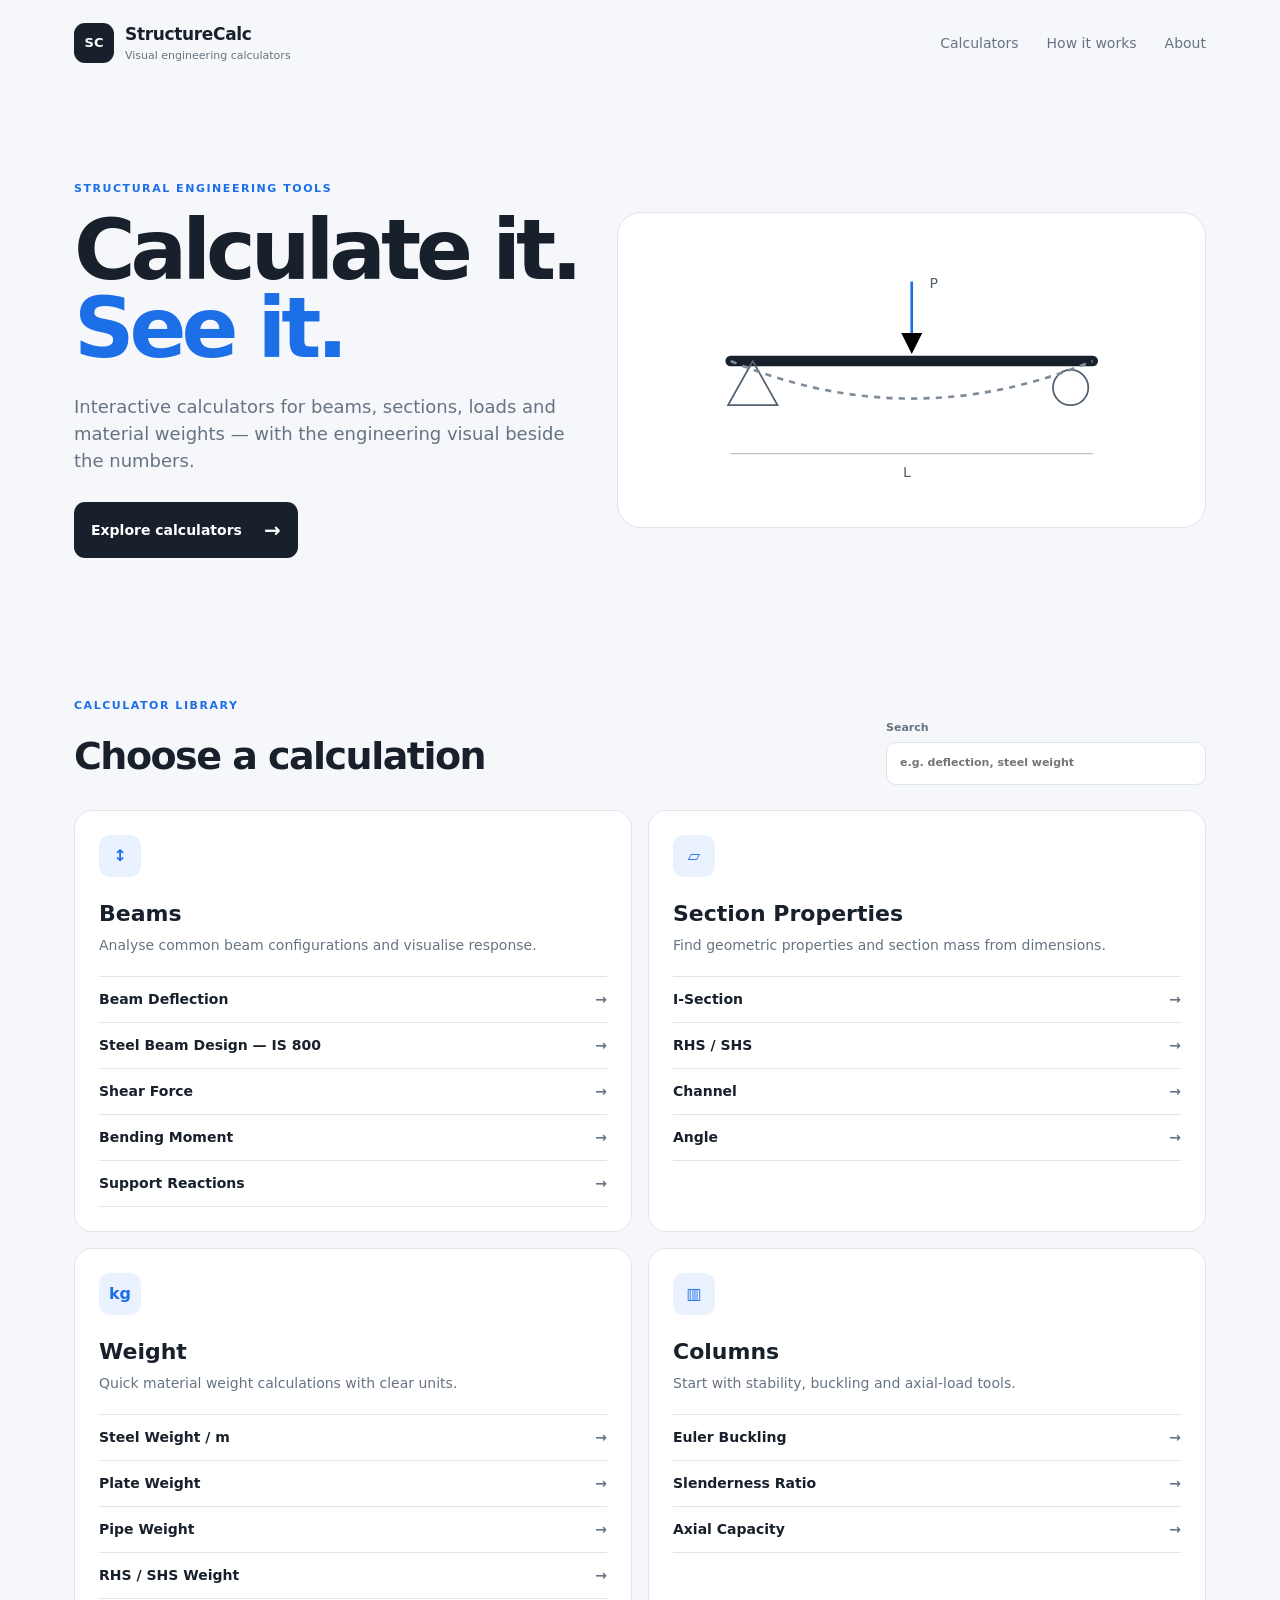
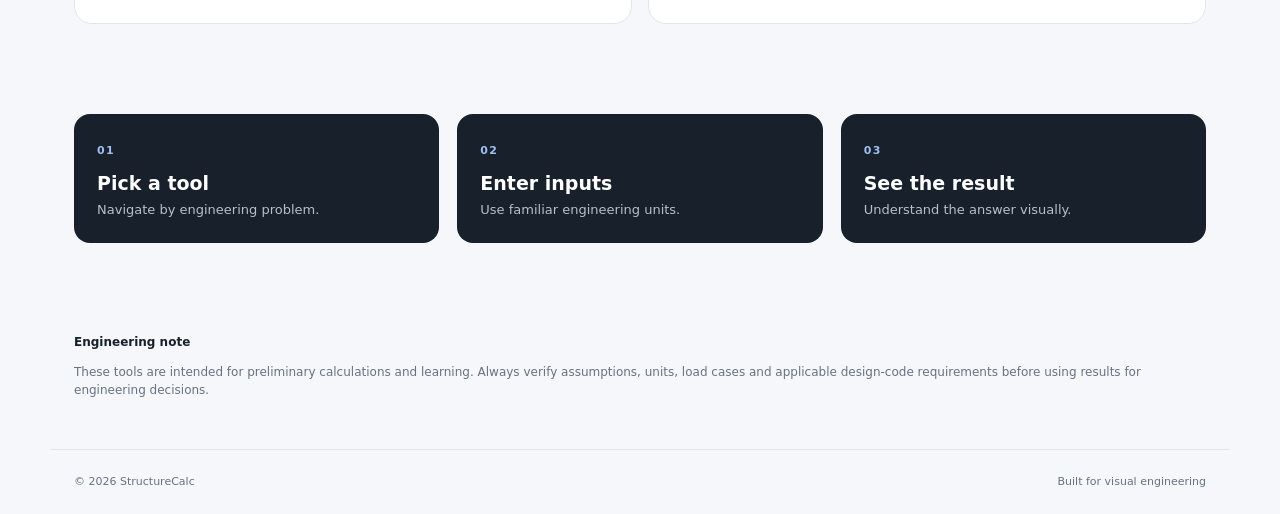
<file: index.html>
<!doctype html>
<html lang="en">
<head>
  <meta charset="utf-8">
  <meta name="viewport" content="width=device-width, initial-scale=1">
  <title>StructureCalc — Visual Structural Calculators</title>
  <meta name="description" content="Visual structural engineering calculators for beams, sections, loads and material weights.">
  <link rel="stylesheet" href="css/style.css">
</head>
<body>
  <header class="site-header">
    <a class="brand" href="index.html" aria-label="StructureCalc home">
      <span class="brand-mark">SC</span>
      <span><strong>StructureCalc</strong><small>Visual engineering calculators</small></span>
    </a>
    <button class="menu-btn" type="button" aria-expanded="false" aria-controls="main-nav">Menu</button>
    <nav id="main-nav" class="main-nav">
      <a href="#calculators">Calculators</a>
      <a href="#how">How it works</a>
      <a href="#about">About</a>
    </nav>
  </header>

  <main>
    <section class="hero">
      <div class="hero-copy">
        <p class="eyebrow">STRUCTURAL ENGINEERING TOOLS</p>
        <h1>Calculate it.<br><span>See it.</span></h1>
        <p class="hero-text">Interactive calculators for beams, sections, loads and material weights — with the engineering visual beside the numbers.</p>
        <a class="primary-btn" href="#calculators">Explore calculators <span>→</span></a>
      </div>
      <div class="hero-visual" aria-label="Illustration of a loaded beam">
        <svg viewBox="0 0 620 310" role="img">
          <defs>
            <marker id="arrow" markerWidth="8" markerHeight="8" refX="4" refY="4" orient="auto">
              <path d="M0,0 L8,4 L0,8 z"></path>
            </marker>
          </defs>
          <line class="dim" x1="105" y1="250" x2="515" y2="250"/>
          <line class="beam" x1="105" y1="145" x2="515" y2="145"/>
          <polygon class="support" points="130,145 102,195 158,195"/>
          <circle class="support-pin" cx="490" cy="175" r="20"/>
          <line class="load" x1="310" y1="55" x2="310" y2="125" marker-end="url(#arrow)"/>
          <text x="330" y="62">P</text>
          <text x="300" y="276">L</text>
          <path class="curve" d="M105 145 Q310 230 515 145"/>
        </svg>
      </div>
    </section>

    <section id="calculators" class="section">
      <div class="section-heading">
        <div>
          <p class="eyebrow">CALCULATOR LIBRARY</p>
          <h2>Choose a calculation</h2>
        </div>
        <label class="search-wrap">
          <span>Search</span>
          <input id="search" type="search" placeholder="e.g. deflection, steel weight">
        </label>
      </div>

      <div class="category-grid" id="category-grid">
        <article class="category-card" data-search="beams beam deflection steel beam design is 800 shear bending moment reactions">
          <div class="category-icon">↕</div>
          <h3>Beams</h3>
          <p>Analyse common beam configurations and visualise response.</p>
          <div class="tool-list">
            <a href="calculators/beam-deflection.html">Beam Deflection <span>→</span></a>
            <a href="calculators/steel-beam-design.html">Steel Beam Design — IS 800 <span>→</span></a>
            <a href="#" class="coming-soon">Shear Force <span>→</span></a>
            <a href="#" class="coming-soon">Bending Moment <span>→</span></a>
            <a href="#" class="coming-soon">Support Reactions <span>→</span></a>
          </div>
        </article>

        <article class="category-card" data-search="sections i section rhs shs channel angle properties area inertia">
          <div class="category-icon">▱</div>
          <h3>Section Properties</h3>
          <p>Find geometric properties and section mass from dimensions.</p>
          <div class="tool-list">
            <a href="#" class="coming-soon">I-Section <span>→</span></a>
            <a href="#" class="coming-soon">RHS / SHS <span>→</span></a>
            <a href="#" class="coming-soon">Channel <span>→</span></a>
            <a href="#" class="coming-soon">Angle <span>→</span></a>
          </div>
        </article>

        <article class="category-card" data-search="weight steel kg meter plate pipe rhs shs material">
          <div class="category-icon">kg</div>
          <h3>Weight</h3>
          <p>Quick material weight calculations with clear units.</p>
          <div class="tool-list">
            <a href="calculators/steel-weight.html">Steel Weight / m <span>→</span></a>
            <a href="#" class="coming-soon">Plate Weight <span>→</span></a>
            <a href="#" class="coming-soon">Pipe Weight <span>→</span></a>
            <a href="#" class="coming-soon">RHS / SHS Weight <span>→</span></a>
          </div>
        </article>

        <article class="category-card" data-search="columns buckling euler slenderness axial">
          <div class="category-icon">▥</div>
          <h3>Columns</h3>
          <p>Start with stability, buckling and axial-load tools.</p>
          <div class="tool-list">
            <a href="#" class="coming-soon">Euler Buckling <span>→</span></a>
            <a href="#" class="coming-soon">Slenderness Ratio <span>→</span></a>
            <a href="#" class="coming-soon">Axial Capacity <span>→</span></a>
          </div>
        </article>
      </div>
    </section>

    <section id="how" class="feature-strip">
      <div><span class="step">01</span><h3>Pick a tool</h3><p>Navigate by engineering problem.</p></div>
      <div><span class="step">02</span><h3>Enter inputs</h3><p>Use familiar engineering units.</p></div>
      <div><span class="step">03</span><h3>See the result</h3><p>Understand the answer visually.</p></div>
    </section>

    <section id="about" class="disclaimer">
      <strong>Engineering note</strong>
      <p>These tools are intended for preliminary calculations and learning. Always verify assumptions, units, load cases and applicable design-code requirements before using results for engineering decisions.</p>
    </section>
  </main>

  <footer>
    <span>© 2026 StructureCalc</span>
    <span>Built for visual engineering</span>
  </footer>
  <script src="js/app.js"></script>
</body>
</html>
</file>
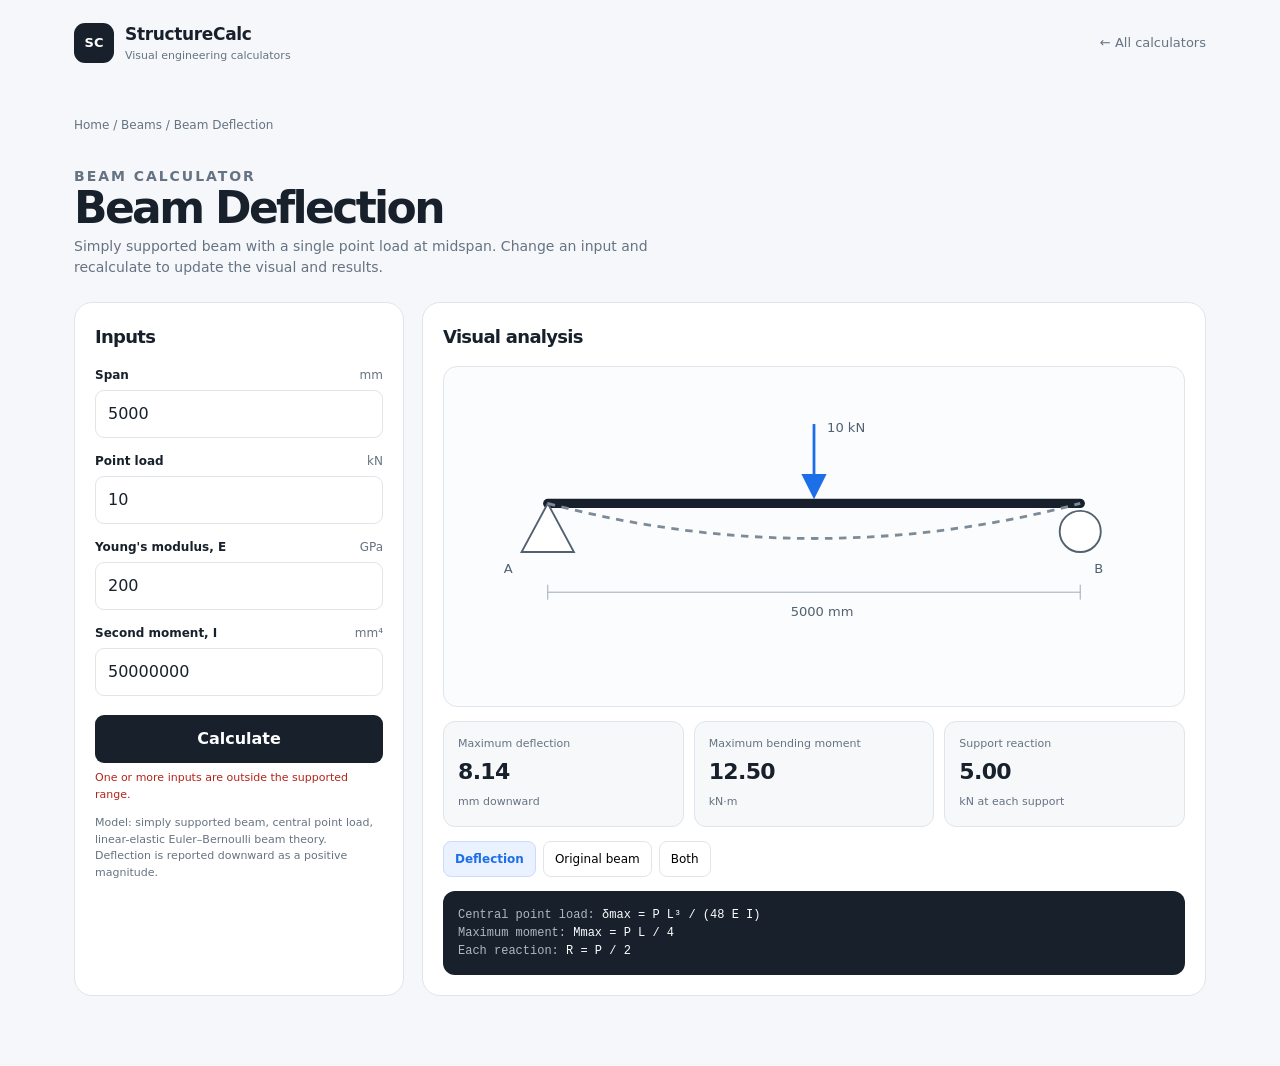
<file: calculators/beam-deflection.html>
<!doctype html>
<html lang="en">
<head>
  <meta charset="utf-8">
  <meta name="viewport" content="width=device-width, initial-scale=1">
  <title>Beam Deflection Calculator — StructureCalc</title>
  <link rel="stylesheet" href="../css/style.css">
  <style>
    .calc-page{max-width:1180px;margin:auto;padding:30px 24px 70px}.crumb{font-size:12px;color:var(--muted);margin-bottom:24px}.crumb a:hover{color:var(--accent)}
    .calc-title{display:flex;justify-content:space-between;gap:20px;align-items:end;margin-bottom:24px}.calc-title h1{font-size:44px;margin:0}.calc-title p{color:var(--muted);max-width:600px;margin:8px 0 0;font-size:14px}
    .calculator{display:grid;grid-template-columns:330px 1fr;gap:18px}.panel{background:white;border:1px solid var(--line);border-radius:18px;padding:20px}.panel h2{font-size:18px;margin:0 0 16px}.field{margin-bottom:14px}.field label{display:flex;justify-content:space-between;gap:10px;font-size:12px;font-weight:700;margin-bottom:6px}.field label span{font-weight:500;color:var(--muted)}.field input,.field select{width:100%;padding:11px 12px;border:1px solid var(--line);border-radius:9px;background:white;color:var(--ink);outline:none}.field input:focus,.field select:focus{border-color:var(--accent);box-shadow:0 0 0 3px var(--accent-soft)}
    .calc-btn{width:100%;border:0;background:var(--dark);color:white;padding:12px;border-radius:9px;font-weight:750;cursor:pointer;margin-top:5px}.calc-btn:hover{opacity:.92}.note{font-size:11px;color:var(--muted);margin:12px 0 0}
    .visual-panel{min-width:0}.beam-wrap{border:1px solid var(--line);border-radius:14px;background:#fbfcfd;padding:15px}.beam-svg{display:block;width:100%;height:auto}.beam-line{stroke:#17202b;stroke-width:10;stroke-linecap:round}.sup{fill:white;stroke:#526170;stroke-width:2}.load-line{stroke:var(--accent);stroke-width:3}.load-head{fill:var(--accent)}.dimension{stroke:#9aa6b2;stroke-width:1}.diagram-text{fill:#526170;font-size:14px;font-family:inherit}.deflected{fill:none;stroke:#7d8b99;stroke-width:3;stroke-dasharray:8 7}
    .results{display:grid;grid-template-columns:repeat(3,1fr);gap:10px;margin-top:14px}.result{background:#f6f8fa;border:1px solid var(--line);border-radius:12px;padding:14px}.result small{display:block;color:var(--muted);font-size:11px}.result strong{display:block;font-size:22px;letter-spacing:-.03em;margin-top:3px}.result em{font-style:normal;font-size:11px;color:var(--muted)}
    .tabs{display:flex;gap:7px;margin-top:14px;flex-wrap:wrap}.tab{border:1px solid var(--line);background:white;border-radius:8px;padding:8px 11px;font-size:12px}.tab.active{background:var(--accent-soft);border-color:#c9dcfb;color:var(--accent);font-weight:700}
    .formula{margin-top:14px;background:#17202b;color:white;border-radius:12px;padding:15px;font-family:ui-monospace,SFMono-Regular,Menlo,monospace;font-size:12px;overflow:auto}.formula .muted{color:#aeb8c3}.validation{min-height:18px;color:#b42318;font-size:11px;margin-top:7px}
    @media(max-width:850px){.calculator{grid-template-columns:1fr}.calc-title{display:block}.calc-title h1{font-size:36px}.results{grid-template-columns:1fr 1fr}.calc-page{padding-left:18px;padding-right:18px}}
    @media(max-width:430px){.results{grid-template-columns:1fr}}
  </style>
</head>
<body>
<header class="site-header">
  <a class="brand" href="../index.html"><span class="brand-mark">SC</span><span><strong>StructureCalc</strong><small>Visual engineering calculators</small></span></a>
  <a href="../index.html" style="font-size:13px;color:var(--muted)">← All calculators</a>
</header>

<main class="calc-page">
  <div class="crumb"><a href="../index.html">Home</a> / <a href="../index.html#calculators">Beams</a> / Beam Deflection</div>
  <div class="calc-title">
    <div><p class="eyebrow">BEAM CALCULATOR</p><h1>Beam Deflection</h1><p>Simply supported beam with a single point load at midspan. Change an input and recalculate to update the visual and results.</p></div>
  </div>

  <section class="calculator">
    <form class="panel" id="beam-form">
      <h2>Inputs</h2>
      <div class="field"><label for="span">Span <span>mm</span></label><input id="span" type="number" min="1" max="1000000" step="1" value="5000" required></div>
      <div class="field"><label for="load">Point load <span>kN</span></label><input id="load" type="number" min="0" max="100000" step="0.1" value="10" required></div>
      <div class="field"><label for="elasticity">Young's modulus, E <span>GPa</span></label><input id="elasticity" type="number" min="0.001" max="1000" step="1" value="200" required></div>
      <div class="field"><label for="inertia">Second moment, I <span>mm⁴</span></label><input id="inertia" type="number" min="0.000001" max="1e15" step="1000" value="50000000" required></div>
      <button class="calc-btn" type="submit">Calculate</button>
      <div class="validation" id="validation" aria-live="polite"></div>
      <p class="note">Model: simply supported beam, central point load, linear-elastic Euler–Bernoulli beam theory. Deflection is reported downward as a positive magnitude.</p>
    </form>

    <div class="panel visual-panel">
      <h2>Visual analysis</h2>
      <div class="beam-wrap">
        <svg id="beam-svg" class="beam-svg" viewBox="0 0 760 330" role="img" aria-label="Beam diagram showing a central point load and deflected shape">
          <defs><marker id="arrowHead" markerWidth="9" markerHeight="9" refX="4.5" refY="4.5" orient="auto"><path class="load-head" d="M0 0 L9 4.5 L0 9 z"/></marker></defs>
          <line class="beam-line" x1="95" y1="130" x2="665" y2="130"/>
          <polygon class="sup" points="95,130 67,182 123,182"/>
          <circle class="sup" cx="665" cy="160" r="22"/>
          <line id="load-arrow" class="load-line" x1="380" y1="45" x2="380" y2="112" marker-end="url(#arrowHead)"/>
          <text id="load-label" class="diagram-text" x="394" y="54">10 kN</text>
          <path id="deflected-path" class="deflected" d="M95 130 Q380 205 665 130"/>
          <line class="dimension" x1="95" y1="225" x2="665" y2="225"/>
          <line class="dimension" x1="95" y1="217" x2="95" y2="233"/>
          <line class="dimension" x1="665" y1="217" x2="665" y2="233"/>
          <text id="span-label" class="diagram-text" x="355" y="250">5000 mm</text>
          <text class="diagram-text" x="48" y="205">A</text><text class="diagram-text" x="680" y="205">B</text>
        </svg>
      </div>

      <div class="results" aria-live="polite">
        <div class="result"><small>Maximum deflection</small><strong id="deflection">8.14</strong><em>mm downward</em></div>
        <div class="result"><small>Maximum bending moment</small><strong id="moment">12.50</strong><em>kN·m</em></div>
        <div class="result"><small>Support reaction</small><strong id="reaction">5.00</strong><em>kN at each support</em></div>
      </div>

      <div class="tabs" aria-label="Diagram views">
        <button type="button" class="tab active">Deflection</button>
        <button type="button" class="tab" id="show-original">Original beam</button>
        <button type="button" class="tab" id="show-both">Both</button>
      </div>
      <div class="formula"><span class="muted">Central point load:</span> δmax = P L³ / (48 E I)<br><span class="muted">Maximum moment:</span> Mmax = P L / 4<br><span class="muted">Each reaction:</span> R = P / 2</div>
    </div>
  </section>
</main>
<script src="../js/beam-deflection.js"></script>
</body>
</html>
</file>
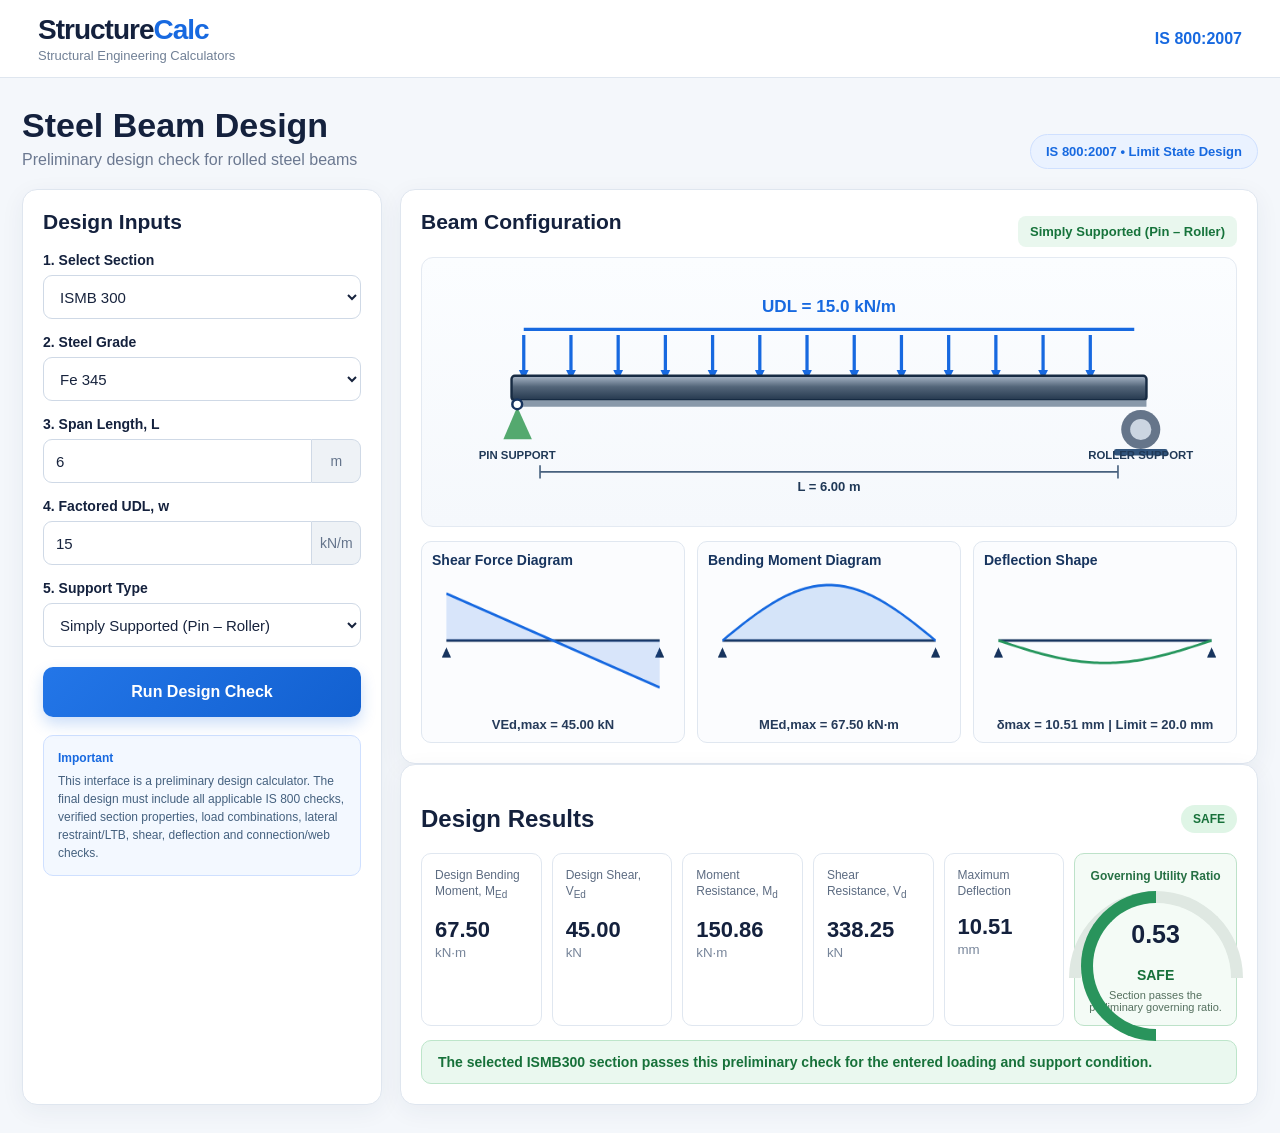
<file: calculators/steel-beam-design.html>
<!DOCTYPE html>
<html lang="en">
<head>
  <meta charset="UTF-8">
  <meta name="viewport" content="width=device-width, initial-scale=1.0">
  <title>Steel Beam Design | StructureCalc</title>
  <link rel="stylesheet" href="../css/beam-design.css">
</head>
<body>
  <header class="topbar">
    <div>
      <div class="brand">Structure<span>Calc</span></div>
      <div class="subtitle">Structural Engineering Calculators</div>
    </div>
    <div class="standard">IS 800:2007</div>
  </header>

  <main class="page">
    <div class="page-title">
      <div>
        <h1>Steel Beam Design</h1>
        <p>Preliminary design check for rolled steel beams</p>
      </div>
      <div class="code-badge">IS 800:2007 • Limit State Design</div>
    </div>

    <section class="layout">
      <aside class="card inputs">
        <h2>Design Inputs</h2>

        <label>1. Select Section</label>
        <select id="section">
          <option value="ISMB200">ISMB 200</option>
          <option value="ISMB250">ISMB 250</option>
          <option value="ISMB300" selected>ISMB 300</option>
          <option value="ISMB350">ISMB 350</option>
          <option value="ISMB400">ISMB 400</option>
        </select>

        <label>2. Steel Grade</label>
        <select id="grade">
          <option value="250">Fe 250</option>
          <option value="345" selected>Fe 345</option>
          <option value="410">Fe 410</option>
        </select>

        <label>3. Span Length, L</label>
        <div class="unit-input">
          <input id="span" type="number" min="0.1" step="0.1" value="6">
          <span>m</span>
        </div>

        <label>4. Factored UDL, w</label>
        <div class="unit-input">
          <input id="udl" type="number" min="0" step="0.1" value="15">
          <span>kN/m</span>
        </div>

        <label>5. Support Type</label>
        <select id="support">
          <option value="ss" selected>Simply Supported (Pin – Roller)</option>
          <option value="ff">Fixed – Fixed</option>
          <option value="pf">Pinned – Fixed</option>
          <option value="fp">Fixed – Pinned</option>
        </select>

        <button id="calculate">Run Design Check</button>

        <div class="notice">
          <strong>Important</strong>
          <p>This interface is a preliminary design calculator. The final design must include all applicable IS 800 checks, verified section properties, load combinations, lateral restraint/LTB, shear, deflection and connection/web checks.</p>
        </div>
      </aside>

      <section class="results-area">
        <div class="card beam-card">
          <div class="section-heading">
            <h2>Beam Configuration</h2>
            <div id="supportBadge" class="support-badge">Simply Supported</div>
          </div>

          <div id="beamVisual" class="beam-visual"></div>

          <div class="diagrams">
            <div class="diagram-card">
              <h3>Shear Force Diagram</h3>
              <canvas id="sfd" width="420" height="170"></canvas>
              <div id="sfdText" class="diagram-value"></div>
            </div>
            <div class="diagram-card">
              <h3>Bending Moment Diagram</h3>
              <canvas id="bmd" width="420" height="170"></canvas>
              <div id="bmdText" class="diagram-value"></div>
            </div>
            <div class="diagram-card">
              <h3>Deflection Shape</h3>
              <canvas id="deflection" width="420" height="170"></canvas>
              <div id="deflectionText" class="diagram-value"></div>
            </div>
          </div>
        </div>

        <div class="card">
          <div class="section-heading">
            <h2>Design Results</h2>
            <div id="statusPill" class="status-pill safe">SAFE</div>
          </div>

          <div class="result-grid">
            <div class="metric"><span>Design Bending Moment, M<sub>Ed</sub></span><strong id="med">—</strong><small>kN·m</small></div>
            <div class="metric"><span>Design Shear, V<sub>Ed</sub></span><strong id="ved">—</strong><small>kN</small></div>
            <div class="metric"><span>Moment Resistance, M<sub>d</sub></span><strong id="md">—</strong><small>kN·m</small></div>
            <div class="metric"><span>Shear Resistance, V<sub>d</sub></span><strong id="vd">—</strong><small>kN</small></div>
            <div class="metric"><span>Maximum Deflection</span><strong id="defl">—</strong><small>mm</small></div>

            <div class="utility-card" id="utilityCard">
              <span>Governing Utility Ratio</span>
              <div class="gauge">
                <div id="gaugeArc"></div>
                <b id="utility">—</b>
              </div>
              <strong id="utilityLabel">—</strong>
              <p id="utilityMessage">—</p>
            </div>
          </div>

          <div id="finalMessage" class="final-message safe">
            Section is adequate for the entered preliminary loading.
          </div>
        </div>
      </section>
    </section>
  </main>

  <script src="../js/beam-design.js"></script>
</body>
</html>
</file>
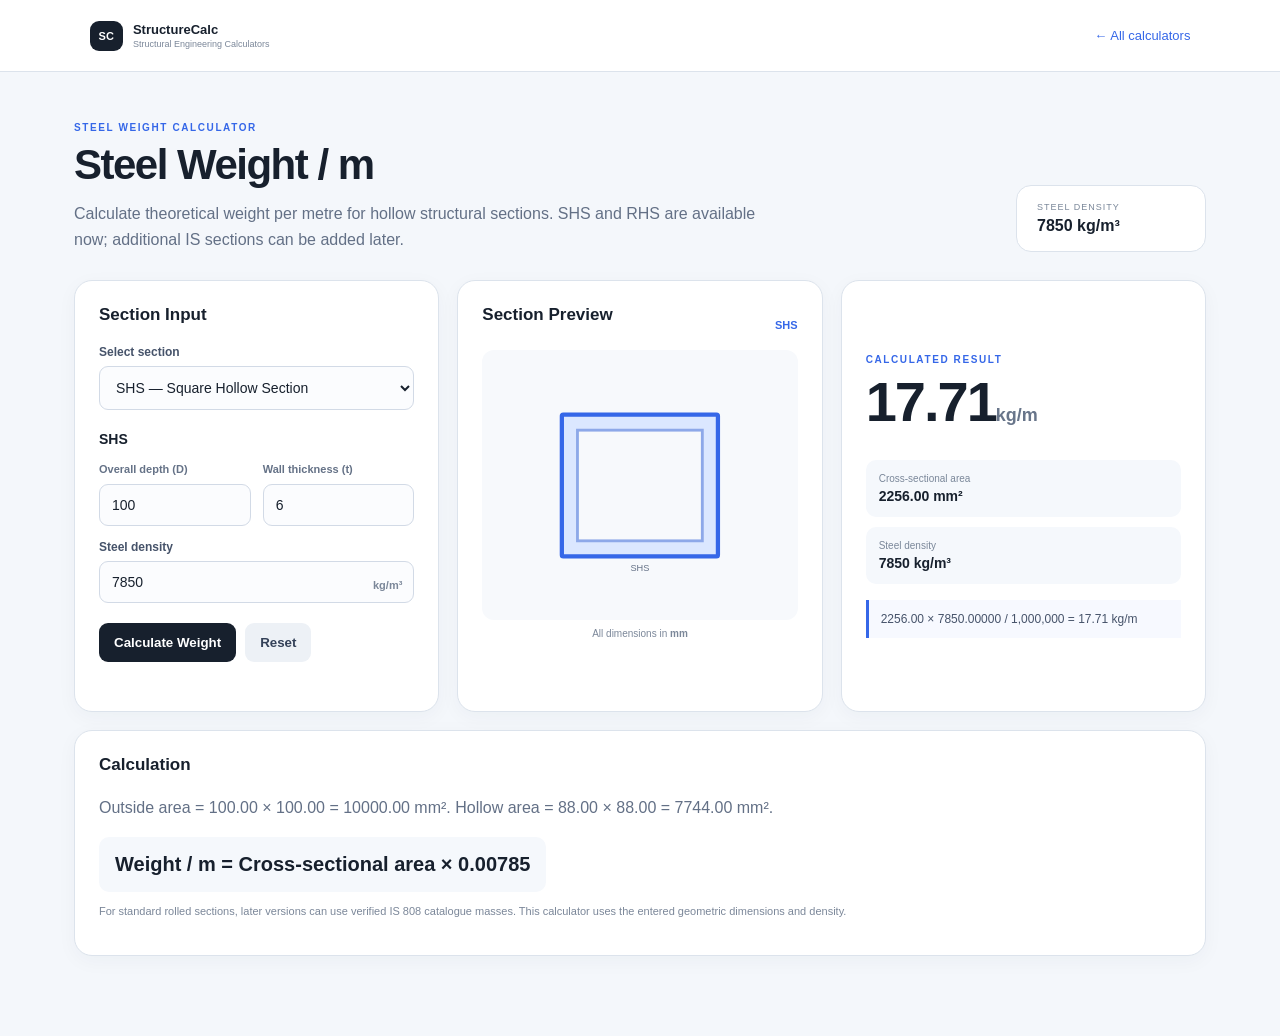
<file: calculators/steel-weight.html>
<!doctype html>
<html lang="en">
<head>
<meta charset="utf-8">
<meta name="viewport" content="width=device-width,initial-scale=1">
<title>Steel Weight / m | StructureCalc</title>
<link rel="stylesheet" href="../css/steel-weight.css">
</head>
<body>
<header class="topbar">
  <a class="brand" href="../index.html"><span class="logo">SC</span><span><b>StructureCalc</b><small>Structural Engineering Calculators</small></span></a>
  <a class="back" href="../index.html">← All calculators</a>
</header>

<main>
<section class="hero">
  <div>
    <div class="eyebrow">STEEL WEIGHT CALCULATOR</div>
    <h1>Steel Weight / m</h1>
    <p>Calculate theoretical weight per metre for hollow structural sections. SHS and RHS are available now; additional IS sections can be added later.</p>
  </div>
  <div class="density"><span>STEEL DENSITY</span><strong>7850 kg/m³</strong></div>
</section>

<section class="workspace">
  <div class="card input-card">
    <h2>Section Input</h2>
    <label class="label">Select section
      <select id="sectionType">
        <option value="shs">SHS — Square Hollow Section</option>
        <option value="rhs">RHS — Rectangular Hollow Section</option>
        <option disabled>──────── Future sections ────────</option>
        <option disabled>I Section — Coming later</option>
        <option disabled>ISMB — Coming later</option>
        <option disabled>ISWB — Coming later</option>
        <option disabled>ISLB — Coming later</option>
        <option disabled>ISHB — Coming later</option>
        <option disabled>ISMC — Coming later</option>
        <option disabled>Equal Angle — Coming later</option>
        <option disabled>Unequal Angle — Coming later</option>
        <option disabled>Circular Pipe — Coming later</option>
      </select>
    </label>

    <div class="section-name" id="sectionName">SHS</div>
    <div class="fields" id="fields"></div>

    <div class="density-input">
      <label class="label">Steel density
        <div class="input-unit"><input id="density" type="number" value="7850" min="1" step="1"><span>kg/m³</span></div>
      </label>
    </div>

    <div class="buttons">
      <button id="calculate">Calculate Weight</button>
      <button id="reset" class="secondary">Reset</button>
    </div>
    <div class="validation" id="validation"></div>
  </div>

  <div class="card visual-card">
    <div class="card-head"><h2>Section Preview</h2><span id="previewName">SHS</span></div>
    <div class="visual" id="visual"></div>
    <div class="dimension-note">All dimensions in <b>mm</b></div>
  </div>

  <div class="card result-card">
    <div class="eyebrow">CALCULATED RESULT</div>
    <div class="result-number"><span id="weight">0.00</span><small>kg/m</small></div>
    <div class="result-box"><span>Cross-sectional area</span><strong id="area">0.00 mm²</strong></div>
    <div class="result-box"><span>Steel density</span><strong id="densityResult">7850 kg/m³</strong></div>
    <div class="formula" id="formula">Weight = Area × Density</div>
  </div>
</section>

<section class="card explanation">
  <h2>Calculation</h2>
  <p id="explanation">For SHS/RHS, the hollow area is subtracted from the outside area.</p>
  <div class="equation">Weight / m = Cross-sectional area × 0.00785</div>
  <p class="muted">For standard rolled sections, later versions can use verified IS 808 catalogue masses. This calculator uses the entered geometric dimensions and density.</p>
</section>
</main>
<script src="../js/steel-weight.js"></script>
</body>
</html>
</file>
<file: css/style.css>
:root{
  --bg:#f5f7fa; --panel:#ffffff; --ink:#17202b; --muted:#667382; --line:#dfe5eb;
  --accent:#1d6fe8; --accent-soft:#eaf2ff; --dark:#17202b; --good:#176b4d;
}
*{box-sizing:border-box} html{scroll-behavior:smooth}
body{margin:0;background:var(--bg);color:var(--ink);font-family:Inter,ui-sans-serif,system-ui,-apple-system,BlinkMacSystemFont,"Segoe UI",sans-serif;line-height:1.5}
a{color:inherit;text-decoration:none} button,input,select{font:inherit}
.site-header{max-width:1180px;margin:auto;padding:22px 24px;display:flex;align-items:center;justify-content:space-between;gap:24px}
.brand{display:flex;align-items:center;gap:11px}.brand-mark{display:grid;place-items:center;width:40px;height:40px;border-radius:11px;background:var(--dark);color:white;font-weight:800;font-size:13px}
.brand strong{display:block;font-size:17px;letter-spacing:-.02em}.brand small{display:block;color:var(--muted);font-size:11px}
.main-nav{display:flex;gap:28px;font-size:14px;color:var(--muted)}.main-nav a:hover{color:var(--ink)}
.menu-btn{display:none;border:1px solid var(--line);background:white;border-radius:10px;padding:9px 13px}
.hero{max-width:1180px;margin:30px auto 0;padding:65px 24px 75px;display:grid;grid-template-columns:1fr 1.15fr;gap:30px;align-items:center}
.eyebrow{font-size:11px;font-weight:800;letter-spacing:.14em;color:var(--accent);margin:0 0 13px}
h1{font-size:clamp(48px,7vw,84px);line-height:.94;letter-spacing:-.06em;margin:0 0 25px}h1 span{color:var(--accent)}
.hero-text{font-size:18px;color:var(--muted);max-width:560px;margin-bottom:28px}.primary-btn{display:inline-flex;gap:22px;align-items:center;background:var(--dark);color:white;border-radius:11px;padding:13px 17px;font-weight:700;font-size:14px}.primary-btn span{font-size:20px}
.hero-visual{background:var(--panel);border:1px solid var(--line);border-radius:24px;padding:20px}.hero-visual svg{display:block;width:100%;height:auto}.beam{stroke:#17202b;stroke-width:12;stroke-linecap:round}.support{fill:none;stroke:#526170;stroke-width:2}.support-pin{fill:none;stroke:#526170;stroke-width:2}.load{stroke:var(--accent);stroke-width:3}.curve{fill:none;stroke:#7f8d9b;stroke-width:3;stroke-dasharray:7 7}.dim{stroke:#9aa6b2;stroke-width:1}.hero-visual text{font-size:16px;fill:#526170}
.section{max-width:1180px;margin:auto;padding:65px 24px}.section-heading{display:flex;justify-content:space-between;gap:30px;align-items:end;margin-bottom:25px}h2{font-size:38px;letter-spacing:-.04em;margin:0}.search-wrap{width:min(320px,100%);font-size:11px;color:var(--muted);font-weight:700}.search-wrap span{display:block;margin-bottom:6px}.search-wrap input{width:100%;padding:12px 13px;border:1px solid var(--line);border-radius:10px;background:white;outline:none}.search-wrap input:focus{border-color:var(--accent);box-shadow:0 0 0 3px var(--accent-soft)}
.category-grid{display:grid;grid-template-columns:repeat(2,1fr);gap:16px}.category-card{background:var(--panel);border:1px solid var(--line);border-radius:18px;padding:24px}.category-icon{width:42px;height:42px;display:grid;place-items:center;border-radius:11px;background:var(--accent-soft);color:var(--accent);font-weight:800;margin-bottom:20px}.category-card h3{font-size:22px;margin:0 0 5px}.category-card>p{color:var(--muted);margin:0 0 20px;font-size:14px}.tool-list{border-top:1px solid var(--line)}.tool-list a{display:flex;justify-content:space-between;padding:12px 0;border-bottom:1px solid var(--line);font-size:14px;font-weight:650}.tool-list a span{color:var(--muted)}.tool-list a:hover{color:var(--accent)}.tool-list .coming-soon{cursor:default}.tool-list .coming-soon:hover{color:var(--muted)}
.feature-strip{max-width:1180px;margin:0 auto 65px;padding:25px 24px;display:grid;grid-template-columns:repeat(3,1fr);gap:18px}.feature-strip>div{background:var(--dark);color:white;border-radius:16px;padding:23px}.step{color:#9fbff1;font-size:11px;font-weight:800;letter-spacing:.12em}.feature-strip h3{margin:8px 0 3px;font-size:19px}.feature-strip p{margin:0;color:#b7c0ca;font-size:13px}
.disclaimer{max-width:1180px;margin:0 auto 50px;padding:0 24px;color:var(--muted);font-size:12px}.disclaimer strong{color:var(--ink)}
footer{max-width:1180px;margin:auto;border-top:1px solid var(--line);padding:24px;color:var(--muted);font-size:11px;display:flex;justify-content:space-between}
@media(max-width:760px){.site-header{padding:16px 18px}.menu-btn{display:block}.main-nav{display:none;position:absolute;top:68px;right:18px;background:white;border:1px solid var(--line);padding:12px;border-radius:12px;flex-direction:column;gap:4px;z-index:2}.main-nav.open{display:flex}.main-nav a{padding:9px 12px}.hero{grid-template-columns:1fr;padding:35px 18px 45px}.hero-visual{order:-1}.section{padding:45px 18px}.section-heading{align-items:stretch;flex-direction:column}.category-grid,.feature-strip{grid-template-columns:1fr}.feature-strip{padding:0 18px;margin-bottom:45px}footer{margin:0 18px;padding-left:0;padding-right:0;gap:15px;flex-wrap:wrap}}
</file>
<file: css/beam-design.css>
*{box-sizing:border-box}
body{margin:0;font-family:Inter,Segoe UI,Arial,sans-serif;background:#f4f7fb;color:#14213d}
.topbar{height:78px;background:white;border-bottom:1px solid #dfe6ef;display:flex;justify-content:space-between;align-items:center;padding:0 38px}
.brand{font-size:28px;font-weight:800;letter-spacing:-1px}.brand span{color:#1769e0}
.subtitle{font-size:13px;color:#718096;margin-top:2px}.standard{font-weight:700;color:#1769e0}
.page{max-width:1500px;margin:28px auto;padding:0 22px}.page-title{display:flex;justify-content:space-between;align-items:end;margin-bottom:20px}
h1{margin:0;font-size:34px}.page-title p{margin:6px 0 0;color:#6b7890}.code-badge{background:#eaf2ff;color:#1769e0;border:1px solid #cfe0ff;border-radius:20px;padding:9px 15px;font-size:13px;font-weight:700}
.layout{display:grid;grid-template-columns:360px 1fr;gap:18px}.card{background:#fff;border:1px solid #dfe6ef;border-radius:15px;box-shadow:0 6px 24px rgba(27,51,84,.06);padding:20px}
.inputs h2,.beam-card h2{margin:0 0 18px;font-size:21px}.inputs label{display:block;font-size:14px;font-weight:650;margin:15px 0 7px}
select,.unit-input input{width:100%;height:44px;border:1px solid #cfd9e6;border-radius:9px;background:#fff;padding:0 12px;font-size:15px;color:#17233d;outline:none}
select:focus,.unit-input input:focus{border-color:#4285e5;box-shadow:0 0 0 3px #e9f1ff}.unit-input{display:flex}.unit-input input{border-radius:9px 0 0 9px}.unit-input span{width:58px;background:#eef2f6;border:1px solid #cfd9e6;border-left:0;border-radius:0 9px 9px 0;display:flex;align-items:center;justify-content:center;color:#64748b;font-size:14px}
button{width:100%;height:50px;border:0;border-radius:10px;background:linear-gradient(135deg,#2376e8,#1260d0);color:#fff;font-size:16px;font-weight:750;margin-top:20px;cursor:pointer;box-shadow:0 7px 15px rgba(24,105,224,.22)}
button:hover{filter:brightness(1.04)}.notice{margin-top:18px;padding:13px 14px;border:1px solid #cfe0ff;background:#f3f8ff;border-radius:10px;color:#45617f;font-size:12px;line-height:1.5}.notice strong{color:#1769e0}.notice p{margin:5px 0 0}
.section-heading{display:flex;justify-content:space-between;align-items:center}.support-badge{background:#e9f7ee;color:#16733b;border-radius:8px;padding:8px 12px;font-size:13px;font-weight:700}
.beam-visual{margin-top:5px;min-height:270px;border-radius:12px;background:linear-gradient(#fbfdff,#f5f8fc);border:1px solid #e4eaf2;display:flex;align-items:center;justify-content:center;overflow:hidden}
.beam-svg{width:100%;max-width:980px;height:265px}.diagrams{display:grid;grid-template-columns:repeat(3,1fr);gap:12px;margin-top:14px}.diagram-card{border:1px solid #e0e7f0;border-radius:10px;padding:10px;background:#fbfcfe}.diagram-card h3{font-size:14px;margin:0;color:#17345e}.diagram-card canvas{width:100%;height:145px}.diagram-value{text-align:center;font-size:13px;font-weight:700;color:#263b5a}
.result-grid{display:grid;grid-template-columns:repeat(5,1fr) 1.35fr;gap:10px}.metric{border:1px solid #e0e7f0;border-radius:10px;padding:13px;min-height:105px}.metric span{display:block;font-size:12px;color:#5d6c82;line-height:1.35}.metric strong{display:block;font-size:22px;margin-top:15px}.metric small{color:#77859a}
.utility-card{border:1px solid #bde2c9;border-radius:10px;background:#f4fbf6;padding:12px;text-align:center}.utility-card>span{font-size:12px;font-weight:700;color:#267044}.gauge{height:78px;position:relative;margin:2px 0}.gauge:before{content:"";position:absolute;width:150px;height:75px;border:12px solid #dfe8e2;border-bottom:0;border-radius:150px 150px 0 0;left:50%;top:5px;transform:translateX(-50%)}#gaugeArc{position:absolute;width:150px;height:75px;border:12px solid #29945c;border-bottom:0;border-radius:150px 150px 0 0;left:50%;top:5px;transform-origin:center bottom;transform:translateX(-50%) rotate(-90deg);clip-path:inset(0 0 0 0)}.gauge b{position:absolute;left:0;right:0;top:34px;font-size:25px}.utility-card>strong{font-size:14px;color:#17703a}.utility-card p{font-size:11px;margin:5px 0 0;color:#55705f}
.final-message{margin-top:14px;padding:13px 16px;border-radius:10px;font-weight:650;font-size:14px}.final-message.safe{background:#eaf8ef;color:#17713a;border:1px solid #bde5ca}.final-message.warn{background:#fff7df;color:#8a6200;border:1px solid #f1d98b}.final-message.fail{background:#ffeded;color:#a32121;border:1px solid #efb6b6}
.status-pill{padding:7px 12px;border-radius:20px;font-size:12px;font-weight:800}.status-pill.safe{background:#dff5e6;color:#17713a}.status-pill.warn{background:#fff0bf;color:#8a6200}.status-pill.fail{background:#ffe0e0;color:#a32121}
@media(max-width:1050px){.layout{grid-template-columns:1fr}.result-grid{grid-template-columns:repeat(3,1fr)}.diagrams{grid-template-columns:1fr}.inputs{order:0}.results-area{order:1}}
@media(max-width:600px){.topbar{padding:0 15px}.page{padding:0 10px}.page-title{display:block}.code-badge{display:inline-block;margin-top:12px}.result-grid{grid-template-columns:1fr 1fr}}
</file>
<file: css/steel-weight.css>
*{box-sizing:border-box}
body{margin:0;background:#f4f7fb;color:#17202d;font-family:Arial,Helvetica,sans-serif}
.topbar{height:72px;background:#fff;border-bottom:1px solid #dce3ec;padding:0 7%;display:flex;align-items:center;justify-content:space-between}
.topbar a{text-decoration:none;color:#3567e8;font-size:13px}
.brand{display:flex;align-items:center;gap:10px;color:#17202d!important}
.logo{background:#17202d;color:#fff;border-radius:9px;padding:9px;font-size:11px;font-weight:800}
.brand small{display:block;color:#7b8799;font-size:9px;margin-top:2px}
main{max-width:1180px;margin:auto;padding:50px 24px 80px}
.hero{display:flex;justify-content:space-between;align-items:end;gap:30px;margin-bottom:28px}
.eyebrow{font-size:10px;letter-spacing:1.6px;font-weight:800;color:#3567e8}
.hero h1{font-size:42px;letter-spacing:-1.5px;margin:8px 0 12px}
.hero p{max-width:700px;color:#637086;line-height:1.6;margin:0}
.density{background:#fff;border:1px solid #dce3ec;border-radius:15px;padding:16px 20px;min-width:190px}
.density span{display:block;font-size:9px;color:#7a8799;letter-spacing:1px}
.density strong{display:block;margin-top:5px}
.workspace{display:grid;grid-template-columns:1fr 1fr 1fr;gap:18px}
.card{background:#fff;border:1px solid #dce3ec;border-radius:18px;padding:24px;box-shadow:0 5px 20px rgba(30,50,80,.04)}
.card h2{font-size:17px;margin:0 0 20px}
.label{display:block;font-size:12px;font-weight:700;color:#46536a}
select,input{width:100%;margin-top:7px;padding:12px;border:1px solid #d2dae6;border-radius:9px;background:#fbfcfe;color:#17202d;font-size:14px}
select:focus,input:focus{outline:none;border-color:#3567e8}
.section-name{font-size:14px;font-weight:800;margin:21px 0 12px}
.fields{display:grid;grid-template-columns:1fr 1fr;gap:12px}
.field-label{font-size:11px;font-weight:700;color:#657287}
.input-unit{position:relative}
.input-unit span{position:absolute;right:12px;bottom:12px;color:#7b8799;font-size:11px}
.input-unit input{padding-right:65px}
.density-input{margin-top:14px}
.buttons{display:flex;gap:9px;margin-top:20px}
button{border:0;border-radius:9px;padding:12px 15px;background:#17202d;color:#fff;font-weight:700;cursor:pointer}
button.secondary{background:#edf1f6;color:#344158}
.validation{font-size:11px;color:#c33;margin-top:10px;min-height:15px}
.card-head{display:flex;align-items:center;justify-content:space-between}
.card-head span{font-size:11px;font-weight:700;color:#3567e8}
.visual{height:270px;background:#f7f9fc;border-radius:12px;display:grid;place-items:center;margin-top:5px}
.visual svg{width:90%;height:90%}
.dimension-note{text-align:center;color:#7b8799;font-size:10px;margin-top:8px}
.result-card{display:flex;flex-direction:column;justify-content:center}
.result-number{font-size:56px;font-weight:800;letter-spacing:-2px;margin:4px 0 26px}
.result-number small{font-size:18px;color:#68758a;letter-spacing:0}
.result-box{background:#f5f8fc;border-radius:10px;padding:13px;margin-bottom:10px}
.result-box span{display:block;color:#7a8799;font-size:10px}
.result-box strong{display:block;margin-top:4px;font-size:14px}
.formula{margin-top:6px;padding:12px;background:#f7f9ff;border-left:3px solid #3567e8;color:#46536a;font-size:12px}
.explanation{margin-top:18px}
.explanation p{color:#637086;line-height:1.6}
.equation{display:inline-block;background:#f5f8fc;border-radius:10px;padding:16px;font-size:20px;font-weight:800}
.muted{font-size:11px!important;color:#7b8799!important}
@media(max-width:900px){.workspace{grid-template-columns:1fr}.hero{flex-direction:column;align-items:start}.density{width:100%}}
@media(max-width:520px){.topbar{padding:0 18px}main{padding:35px 16px}.hero h1{font-size:34px}.fields{grid-template-columns:1fr}}
</file>
